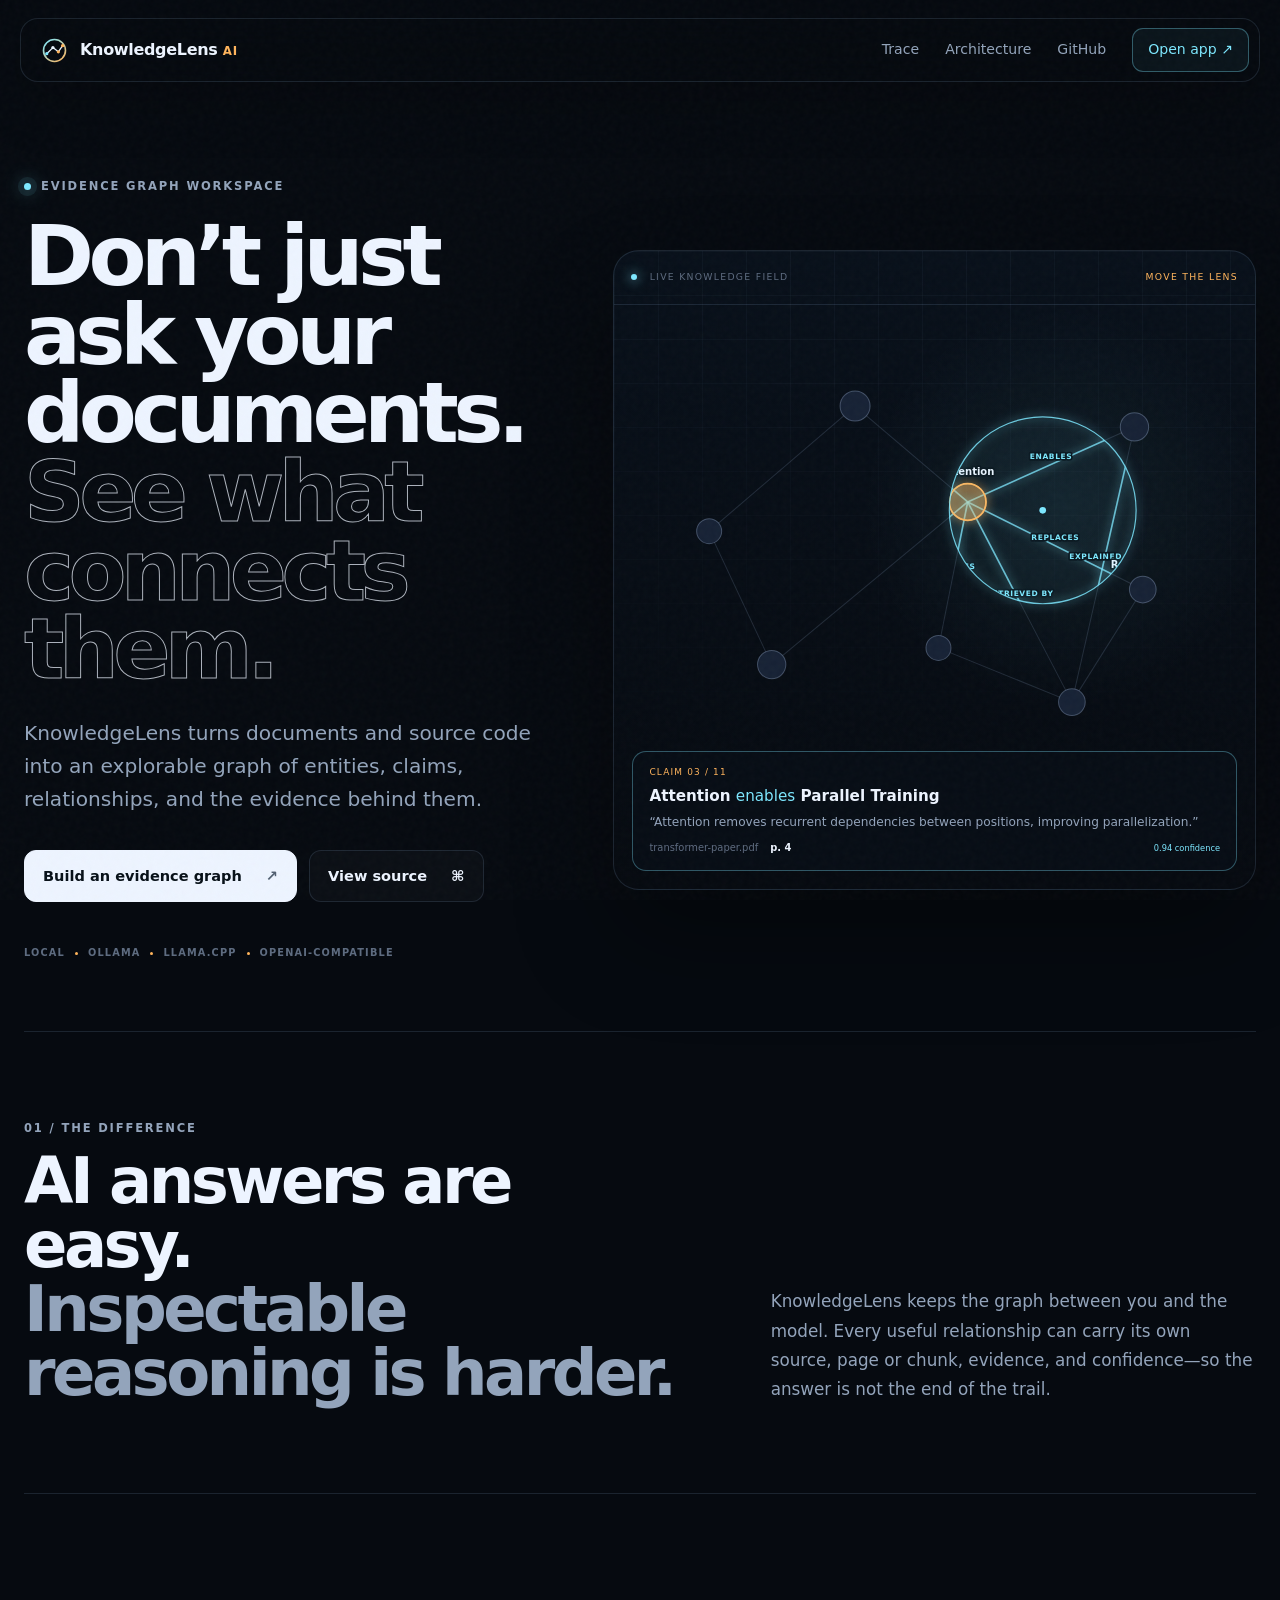
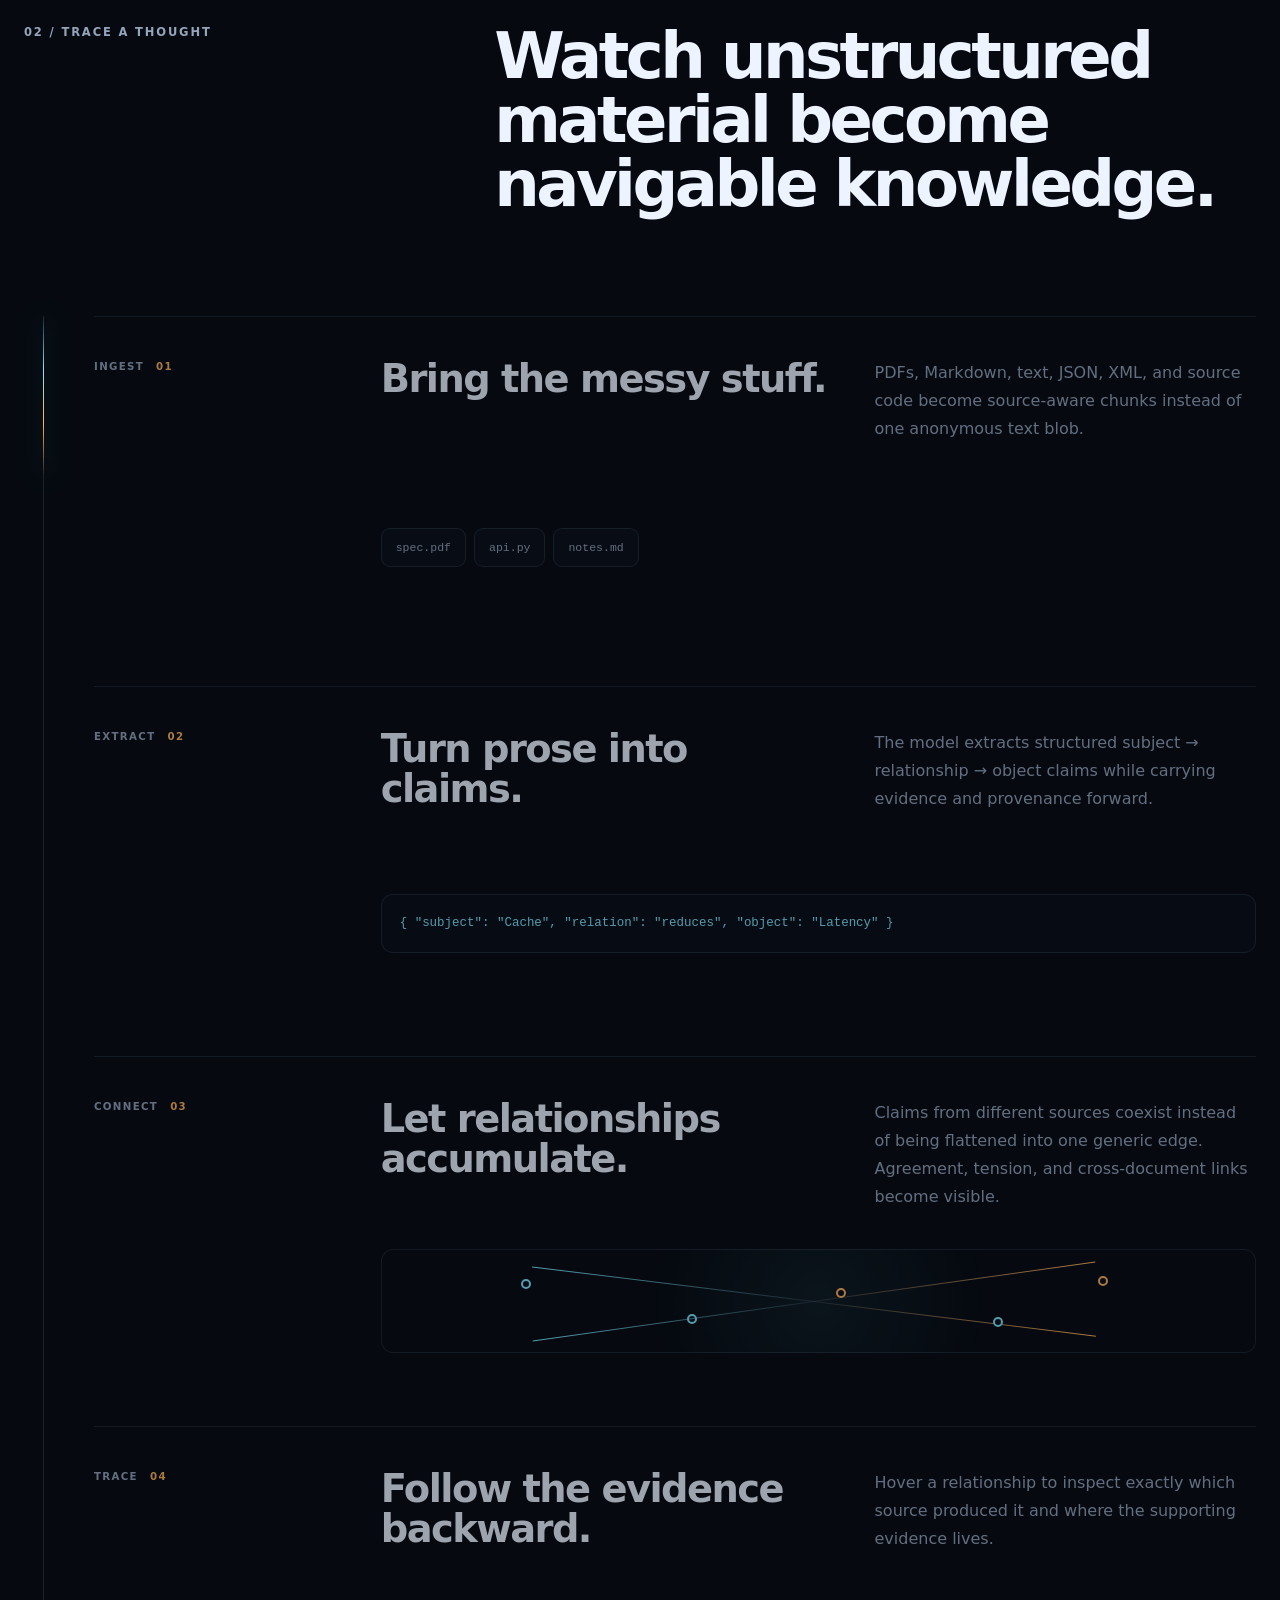
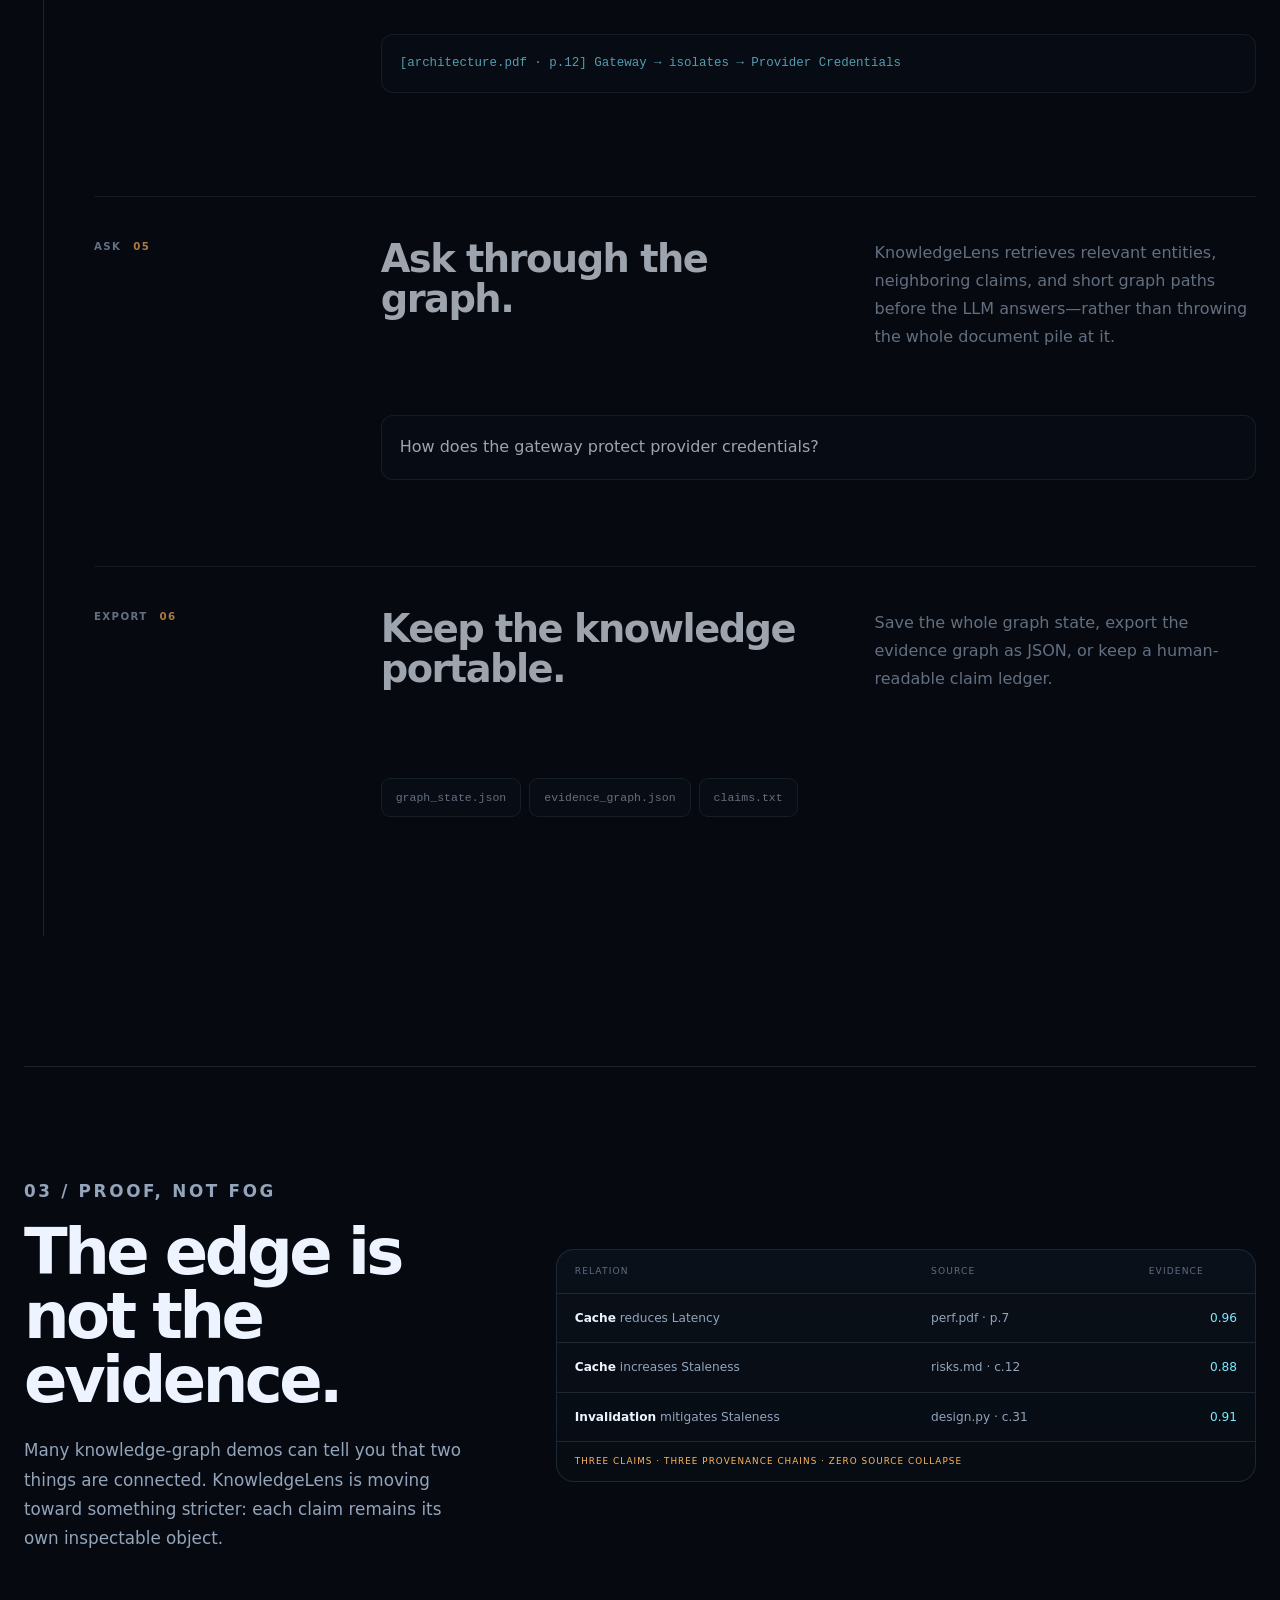
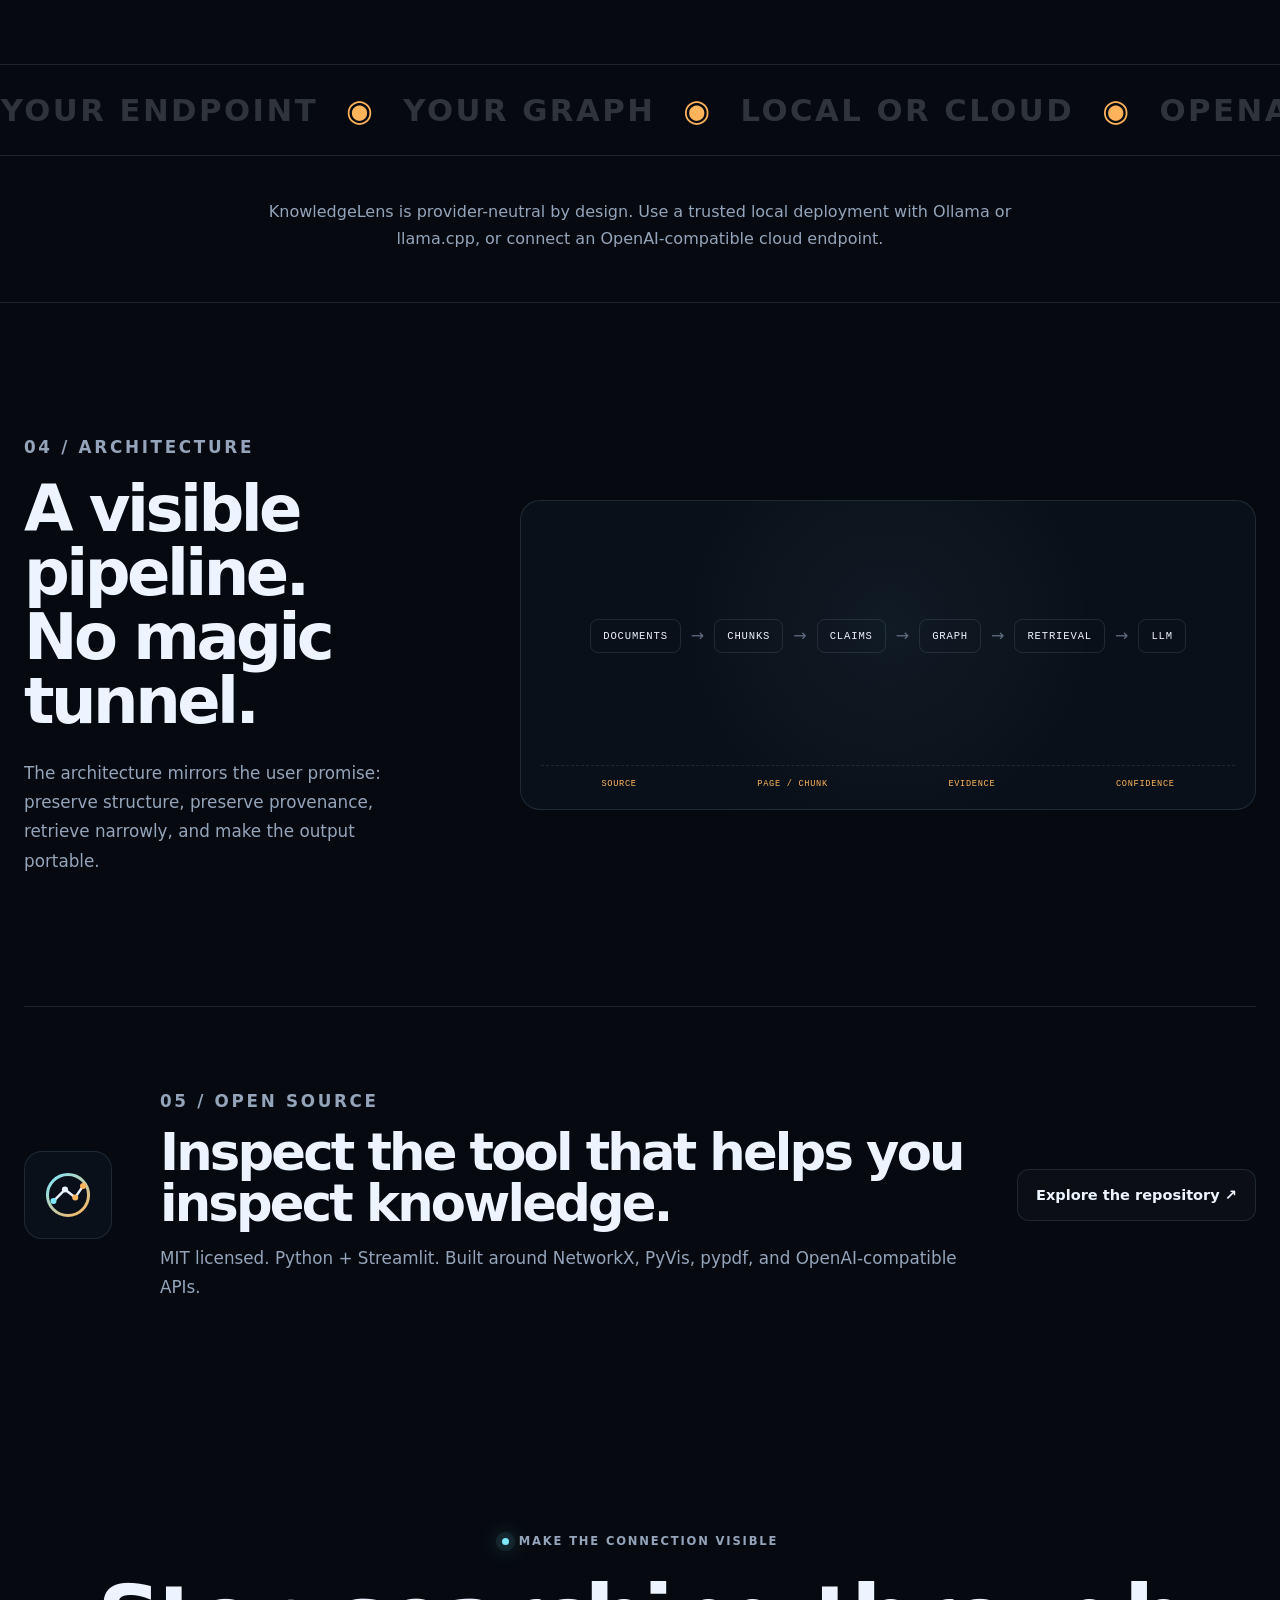
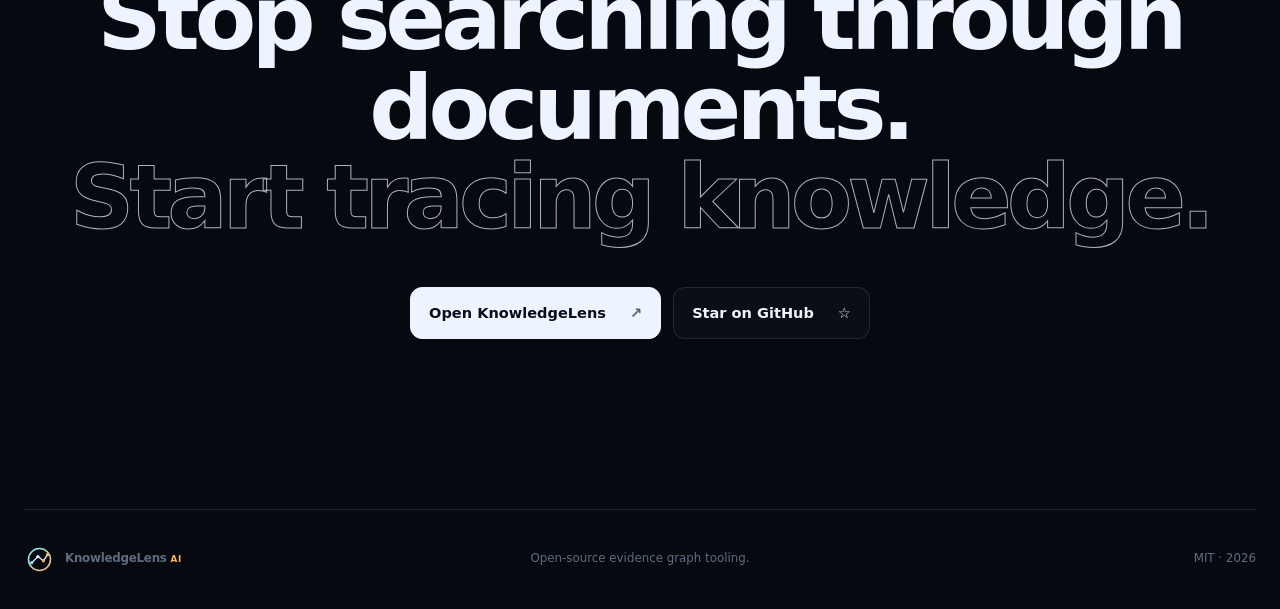
<file: site/index.html>
<!doctype html>
<html lang="en">
<head>
  <meta charset="utf-8" />
  <meta name="viewport" content="width=device-width, initial-scale=1" />
  <meta name="theme-color" content="#060A10" />
  <meta name="description" content="KnowledgeLens AI turns documents and code into source-backed knowledge graphs you can inspect, trace, ask, and export." />
  <title>KnowledgeLens AI — Make knowledge inspectable</title>
  <link rel="icon" href="mark.svg" type="image/svg+xml" />
  <link rel="stylesheet" href="styles.css" />
  <noscript><style>.reveal{opacity:1!important;transform:none!important}</style></noscript>
</head>
<body>
  <div class="noise" aria-hidden="true"></div>
  <header class="site-header">
    <a class="brand" href="#top" aria-label="KnowledgeLens AI home">
      <img src="mark.svg" alt="" />
      <span>KnowledgeLens <b>AI</b></span>
    </a>
    <nav aria-label="Primary navigation">
      <a href="#how">Trace</a>
      <a href="#architecture">Architecture</a>
      <a href="https://github.com/Varun-SV/KnowledgeLens-AI">GitHub</a>
      <a class="nav-cta" href="https://knowledgelens.streamlit.app/">Open app ↗</a>
    </nav>
  </header>

  <main id="top">
    <section class="hero shell">
      <div class="hero-copy reveal">
        <p class="eyebrow"><span class="pulse"></span> Evidence graph workspace</p>
        <h1>Don’t just ask your documents.<br><em>See what connects them.</em></h1>
        <p class="lede">KnowledgeLens turns documents and source code into an explorable graph of entities, claims, relationships, and the evidence behind them.</p>
        <div class="hero-actions">
          <a class="button primary" href="https://knowledgelens.streamlit.app/">Build an evidence graph <span>↗</span></a>
          <a class="button ghost" href="https://github.com/Varun-SV/KnowledgeLens-AI">View source <span>⌘</span></a>
        </div>
        <div class="trust-line" aria-label="Model compatibility">
          <span>Local</span><i></i><span>Ollama</span><i></i><span>llama.cpp</span><i></i><span>OpenAI-compatible</span>
        </div>
      </div>

      <div class="lens-demo reveal" aria-label="Interactive evidence graph demo">
        <div class="demo-topbar">
          <div><span class="status-dot"></span> LIVE KNOWLEDGE FIELD</div>
          <div class="demo-hint">MOVE THE LENS</div>
        </div>
        <svg id="knowledge-field" viewBox="0 0 760 560" role="img" aria-label="Knowledge graph connecting documents, concepts, and claims">
          <defs>
            <filter id="glow" x="-50%" y="-50%" width="200%" height="200%">
              <feGaussianBlur stdDeviation="6" result="blur" />
              <feMerge><feMergeNode in="blur"/><feMergeNode in="SourceGraphic"/></feMerge>
            </filter>
            <clipPath id="lens-clip"><circle id="lens-clip-circle" cx="510" cy="245" r="112" /></clipPath>
          </defs>
          <g id="field-base"></g>
          <g id="field-reveal" clip-path="url(#lens-clip)"></g>
          <circle id="lens-ring" cx="510" cy="245" r="112" />
          <circle id="lens-core" cx="510" cy="245" r="4" />
        </svg>
        <div class="evidence-readout" id="evidence-readout" aria-live="polite"></div>
      </div>
    </section>

    <section class="manifesto shell reveal">
      <p class="section-no">01 / THE DIFFERENCE</p>
      <div class="manifesto-grid">
        <h2>AI answers are easy.<br><span>Inspectable reasoning is harder.</span></h2>
        <p>KnowledgeLens keeps the graph between you and the model. Every useful relationship can carry its own source, page or chunk, evidence, and confidence—so the answer is not the end of the trail.</p>
      </div>
    </section>

    <section id="how" class="trace-section shell">
      <div class="trace-head reveal">
        <p class="section-no">02 / TRACE A THOUGHT</p>
        <h2>Watch unstructured material become navigable knowledge.</h2>
      </div>
      <div class="trace-layout">
        <div class="trace-rail" aria-hidden="true"><div class="trace-beam" id="trace-beam"></div></div>
        <div class="trace-steps">
          <article class="trace-step reveal">
            <div class="step-meta">INGEST <b>01</b></div>
            <h3>Bring the messy stuff.</h3>
            <p>PDFs, Markdown, text, JSON, XML, and source code become source-aware chunks instead of one anonymous text blob.</p>
            <div class="source-stack" aria-hidden="true"><span>spec.pdf</span><span>api.py</span><span>notes.md</span></div>
          </article>
          <article class="trace-step reveal">
            <div class="step-meta">EXTRACT <b>02</b></div>
            <h3>Turn prose into claims.</h3>
            <p>The model extracts structured subject → relationship → object claims while carrying evidence and provenance forward.</p>
            <code>{ "subject": "Cache", "relation": "reduces", "object": "Latency" }</code>
          </article>
          <article class="trace-step reveal">
            <div class="step-meta">CONNECT <b>03</b></div>
            <h3>Let relationships accumulate.</h3>
            <p>Claims from different sources coexist instead of being flattened into one generic edge. Agreement, tension, and cross-document links become visible.</p>
            <div class="mini-graph" aria-hidden="true"><i></i><i></i><i></i><i></i><i></i></div>
          </article>
          <article class="trace-step reveal">
            <div class="step-meta">TRACE <b>04</b></div>
            <h3>Follow the evidence backward.</h3>
            <p>Hover a relationship to inspect exactly which source produced it and where the supporting evidence lives.</p>
            <div class="citation">[architecture.pdf · p.12] Gateway → isolates → Provider Credentials</div>
          </article>
          <article class="trace-step reveal">
            <div class="step-meta">ASK <b>05</b></div>
            <h3>Ask through the graph.</h3>
            <p>KnowledgeLens retrieves relevant entities, neighboring claims, and short graph paths before the LLM answers—rather than throwing the whole document pile at it.</p>
            <blockquote>How does the gateway protect provider credentials?</blockquote>
          </article>
          <article class="trace-step reveal">
            <div class="step-meta">EXPORT <b>06</b></div>
            <h3>Keep the knowledge portable.</h3>
            <p>Save the whole graph state, export the evidence graph as JSON, or keep a human-readable claim ledger.</p>
            <div class="export-row"><span>graph_state.json</span><span>evidence_graph.json</span><span>claims.txt</span></div>
          </article>
        </div>
      </div>
    </section>

    <section class="split-proof shell reveal">
      <div class="proof-copy">
        <p class="section-no">03 / PROOF, NOT FOG</p>
        <h2>The edge is not the evidence.</h2>
        <p>Many knowledge-graph demos can tell you that two things are connected. KnowledgeLens is moving toward something stricter: each claim remains its own inspectable object.</p>
      </div>
      <div class="ledger" role="table" aria-label="Example evidence claim ledger">
        <div class="ledger-head" role="row"><span>RELATION</span><span>SOURCE</span><span>EVIDENCE</span></div>
        <div class="ledger-row" role="row"><span><b>Cache</b> reduces Latency</span><span>perf.pdf · p.7</span><span>0.96</span></div>
        <div class="ledger-row" role="row"><span><b>Cache</b> increases Staleness</span><span>risks.md · c.12</span><span>0.88</span></div>
        <div class="ledger-row" role="row"><span><b>Invalidation</b> mitigates Staleness</span><span>design.py · c.31</span><span>0.91</span></div>
        <div class="ledger-foot">THREE CLAIMS · THREE PROVENANCE CHAINS · ZERO SOURCE COLLAPSE</div>
      </div>
    </section>

    <section class="model-band reveal" aria-label="Model flexibility">
      <div class="model-marquee">
        <span>YOUR MODEL</span><i>◉</i><span>YOUR ENDPOINT</span><i>◉</i><span>YOUR GRAPH</span><i>◉</i><span>LOCAL OR CLOUD</span><i>◉</i><span>OPENAI-COMPATIBLE</span><i>◉</i>
      </div>
      <p>KnowledgeLens is provider-neutral by design. Use a trusted local deployment with Ollama or llama.cpp, or connect an OpenAI-compatible cloud endpoint.</p>
    </section>

    <section id="architecture" class="architecture shell reveal">
      <div>
        <p class="section-no">04 / ARCHITECTURE</p>
        <h2>A visible pipeline.<br>No magic tunnel.</h2>
        <p>The architecture mirrors the user promise: preserve structure, preserve provenance, retrieve narrowly, and make the output portable.</p>
      </div>
      <div class="arch-map" aria-label="KnowledgeLens architecture flow">
        <span>DOCUMENTS</span><b>→</b><span>CHUNKS</span><b>→</b><span>CLAIMS</span><b>→</b><span>GRAPH</span><b>→</b><span>RETRIEVAL</span><b>→</b><span>LLM</span>
        <div class="arch-under"><i>SOURCE</i><i>PAGE / CHUNK</i><i>EVIDENCE</i><i>CONFIDENCE</i></div>
      </div>
    </section>

    <section class="oss shell reveal">
      <div class="oss-mark"><img src="mark.svg" alt="" /></div>
      <div>
        <p class="section-no">05 / OPEN SOURCE</p>
        <h2>Inspect the tool that helps you inspect knowledge.</h2>
        <p>MIT licensed. Python + Streamlit. Built around NetworkX, PyVis, pypdf, and OpenAI-compatible APIs.</p>
      </div>
      <a class="button ghost" href="https://github.com/Varun-SV/KnowledgeLens-AI">Explore the repository ↗</a>
    </section>

    <section class="final-cta shell reveal">
      <p class="eyebrow"><span class="pulse"></span> MAKE THE CONNECTION VISIBLE</p>
      <h2>Stop searching through documents.<br><em>Start tracing knowledge.</em></h2>
      <div class="hero-actions">
        <a class="button primary" href="https://knowledgelens.streamlit.app/">Open KnowledgeLens <span>↗</span></a>
        <a class="button ghost" href="https://github.com/Varun-SV/KnowledgeLens-AI">Star on GitHub <span>☆</span></a>
      </div>
    </section>
  </main>

  <footer class="site-footer shell">
    <a class="brand" href="#top"><img src="mark.svg" alt="" /><span>KnowledgeLens <b>AI</b></span></a>
    <p>Open-source evidence graph tooling.</p>
    <span>MIT · 2026</span>
  </footer>
  <script>
    window.__klRevealAnimationReady = false;
    window.addEventListener('DOMContentLoaded', () => {
      requestAnimationFrame(() => {
        if (!window.__klRevealAnimationReady) {
          document.querySelectorAll('.reveal').forEach(el => el.classList.add('visible'));
        }
      });
    });
  </script>
  <script src="app.js"></script>
</body>
</html>
</file>
<file: site/styles.css>
:root{--bg:#060a10;--panel:#0a1019;--text:#edf4ff;--muted:#93a4bb;--faint:#5e6c80;--cyan:#7de8ff;--orange:#ffb45c;--line:rgba(150,180,220,.15);--line2:rgba(125,232,255,.34)}*{box-sizing:border-box}html{scroll-behavior:smooth}body{margin:0;background:var(--bg);color:var(--text);font-family:Inter,ui-sans-serif,system-ui,-apple-system,BlinkMacSystemFont,"Segoe UI",sans-serif;line-height:1.5;overflow-x:hidden}a{color:inherit;text-decoration:none}::selection{background:var(--cyan);color:#061018}.noise{position:fixed;inset:0;pointer-events:none;z-index:50;opacity:.03;background-image:url("data:image/svg+xml,%3Csvg viewBox='0 0 180 180' xmlns='http://www.w3.org/2000/svg'%3E%3Cfilter id='n'%3E%3CfeTurbulence type='fractalNoise' baseFrequency='.9' numOctaves='3' stitchTiles='stitch'/%3E%3C/filter%3E%3Crect width='100%25' height='100%25' filter='url(%23n)' opacity='.9'/%3E%3C/svg%3E")}.shell{width:min(1240px,calc(100% - 48px));margin-inline:auto}.site-header{width:min(1340px,calc(100% - 40px));margin:18px auto 0;min-height:64px;padding:9px 10px 9px 18px;display:flex;align-items:center;justify-content:space-between;position:sticky;top:14px;z-index:40;border:1px solid var(--line);border-radius:18px;background:rgba(6,10,16,.74);backdrop-filter:blur(20px);box-shadow:0 16px 60px rgba(0,0,0,.22)}.brand{display:inline-flex;align-items:center;gap:10px;font-weight:650;letter-spacing:-.02em}.brand img{width:31px;height:31px}.brand b{color:var(--orange);font-size:.74em;letter-spacing:.08em}.site-header nav{display:flex;align-items:center;gap:26px;color:var(--muted);font-size:.88rem}.site-header nav a:hover{color:var(--text)}.nav-cta{border:1px solid var(--line2);color:var(--cyan)!important;padding:10px 15px;border-radius:11px;background:rgba(125,232,255,.05)}.hero{min-height:820px;display:grid;grid-template-columns:.92fr 1.08fr;gap:42px;align-items:center;padding:96px 0 70px}.eyebrow,.section-no{text-transform:uppercase;letter-spacing:.16em;font-size:.72rem;font-weight:680;color:var(--muted)}.eyebrow{display:flex;align-items:center;gap:10px}.pulse{width:7px;height:7px;border-radius:50%;background:var(--cyan);box-shadow:0 0 0 6px rgba(125,232,255,.08),0 0 20px var(--cyan)}h1,h2,h3,p{margin-top:0}h1{font-size:clamp(3.6rem,6.6vw,6.6rem);line-height:.93;letter-spacing:-.067em;margin:22px 0 28px;max-width:850px;font-weight:630}h1 em,.final-cta em{font-style:normal;color:transparent;-webkit-text-stroke:1px rgba(237,244,255,.72)}.lede{font-size:clamp(1.05rem,1.6vw,1.26rem);color:var(--muted);max-width:610px;line-height:1.65}.hero-actions{display:flex;gap:12px;flex-wrap:wrap;margin-top:34px}.button{display:inline-flex;align-items:center;justify-content:space-between;gap:24px;min-height:52px;padding:0 18px;border-radius:12px;border:1px solid var(--line);font-size:.91rem;font-weight:650;transition:transform .2s,border-color .2s,background .2s}.button:hover{transform:translateY(-2px);border-color:rgba(255,255,255,.28)}.button.primary{background:var(--text);color:#071018;border-color:var(--text)}.button.primary span{color:#526071}.button.ghost{background:rgba(255,255,255,.025)}.trust-line{margin-top:44px;display:flex;align-items:center;gap:10px;flex-wrap:wrap;color:var(--faint);text-transform:uppercase;letter-spacing:.12em;font-size:.61rem;font-weight:700}.trust-line i{width:3px;height:3px;background:var(--orange);border-radius:50%}.lens-demo{min-height:640px;position:relative;border:1px solid var(--line);border-radius:26px;overflow:hidden;background:radial-gradient(circle at 70% 40%,rgba(125,232,255,.065),transparent 34%),linear-gradient(180deg,#08101a,#060a10);box-shadow:0 50px 100px rgba(0,0,0,.32);cursor:crosshair}.lens-demo:before{content:"";position:absolute;inset:0;background-image:linear-gradient(var(--line) 1px,transparent 1px),linear-gradient(90deg,var(--line) 1px,transparent 1px);background-size:44px 44px;opacity:.33;mask-image:linear-gradient(to bottom,#000,transparent 80%)}.demo-topbar{position:absolute;z-index:4;top:0;left:0;right:0;height:54px;padding:0 17px;display:flex;align-items:center;justify-content:space-between;border-bottom:1px solid var(--line);font-size:.58rem;letter-spacing:.14em;color:var(--faint)}.status-dot{display:inline-block;width:6px;height:6px;border-radius:50%;background:var(--cyan);margin-right:8px;box-shadow:0 0 12px var(--cyan)}.demo-hint{color:var(--orange)}#knowledge-field{position:absolute;inset:55px 0 116px;width:100%;height:calc(100% - 171px);overflow:visible}#field-base .edge{stroke:rgba(127,151,184,.22);stroke-width:1.2}#field-base .node{fill:#172235;stroke:rgba(157,180,216,.36);stroke-width:1.2}#field-base .master{fill:rgba(255,180,92,.15);stroke:rgba(255,180,92,.65)}#field-reveal .edge{stroke:rgba(125,232,255,.72);stroke-width:2;filter:url(#glow)}#field-reveal .node{fill:#101d2b;stroke:var(--cyan);stroke-width:2.1;filter:url(#glow)}#field-reveal .master{stroke:var(--orange);fill:rgba(255,180,92,.19)}#field-reveal text{fill:var(--text);font:600 12px Inter,system-ui,sans-serif;paint-order:stroke;stroke:#061019;stroke-width:4px;stroke-linejoin:round}#field-reveal .relation{fill:var(--cyan);font-size:9px;letter-spacing:.08em}#lens-ring{fill:rgba(125,232,255,.018);stroke:rgba(125,232,255,.84);stroke-width:1.4;filter:url(#glow);pointer-events:none}#lens-core{fill:var(--cyan);pointer-events:none}.evidence-readout{position:absolute;z-index:5;left:18px;right:18px;bottom:18px;min-height:102px;background:rgba(8,14,23,.9);border:1px solid var(--line2);border-radius:14px;padding:14px 16px;backdrop-filter:blur(14px)}.readout-index{font-size:.56rem;letter-spacing:.13em;color:var(--orange);margin-bottom:5px}.evidence-readout strong{font-size:.95rem}.evidence-readout strong span{color:var(--cyan);font-weight:540}.evidence-readout p{margin:5px 0 9px;color:var(--muted);font-size:.76rem;overflow:hidden;white-space:nowrap;text-overflow:ellipsis}.evidence-readout footer{display:flex;gap:12px;align-items:center;font-size:.62rem;color:var(--faint)}.evidence-readout footer b{color:var(--text)}.evidence-readout footer small{margin-left:auto;color:var(--cyan)}.manifesto{border-block:1px solid var(--line);padding:88px 0}.manifesto-grid{display:grid;grid-template-columns:1.15fr .85fr;gap:90px;align-items:end}.manifesto h2,.trace-head h2,.proof-copy h2,.architecture h2,.oss h2,.final-cta h2{font-size:clamp(2.5rem,5vw,5rem);line-height:1;letter-spacing:-.055em;font-weight:610;margin-bottom:0}.manifesto h2 span{color:var(--muted)}.manifesto-grid>p,.proof-copy>p,.architecture>div>p,.oss p{color:var(--muted);font-size:1.05rem;line-height:1.75;margin:0}.trace-section{padding:130px 0}.trace-head{display:grid;grid-template-columns:.35fr .65fr;gap:60px;margin-bottom:100px}.trace-layout{display:grid;grid-template-columns:42px 1fr;gap:28px}.trace-rail{width:1px;background:var(--line);margin-left:19px;position:relative}.trace-beam{position:sticky;top:120px;width:1px;height:160px;background:linear-gradient(transparent,var(--cyan),var(--orange),transparent);box-shadow:0 0 24px rgba(125,232,255,.5)}.trace-step{min-height:370px;border-top:1px solid var(--line);padding:42px 0 70px;display:grid;grid-template-columns:.23fr .42fr .35fr;gap:36px;align-items:start}.step-meta{color:var(--muted);letter-spacing:.13em;font-size:.64rem;font-weight:700;display:flex;gap:12px}.step-meta b{color:var(--orange)}.trace-step h3{font-size:clamp(1.8rem,3vw,3.2rem);line-height:1.05;letter-spacing:-.04em;margin:0;font-weight:590}.trace-step>p{color:var(--muted);line-height:1.75;margin:0}.trace-step code,.citation,blockquote{grid-column:2/4;margin:12px 0 0;border:1px solid var(--line);border-radius:12px;padding:18px;background:#080e17;color:var(--cyan);font:.78rem/1.65 ui-monospace,SFMono-Regular,Menlo,Consolas,monospace}.source-stack,.export-row{grid-column:2/4;display:flex;gap:8px;flex-wrap:wrap}.source-stack span,.export-row span{border:1px solid var(--line);background:var(--panel);border-radius:9px;padding:12px 14px;color:var(--muted);font:.72rem ui-monospace,monospace}.mini-graph{grid-column:2/4;height:104px;border:1px solid var(--line);border-radius:12px;position:relative;overflow:hidden;background:radial-gradient(circle at center,rgba(125,232,255,.08),transparent 40%)}.mini-graph:before,.mini-graph:after{content:"";position:absolute;left:17%;right:18%;top:50%;height:1px;background:linear-gradient(90deg,var(--cyan),var(--line),var(--orange));transform:rotate(7deg)}.mini-graph:after{transform:rotate(-8deg)}.mini-graph i{position:absolute;width:10px;height:10px;border-radius:50%;background:var(--panel);border:2px solid var(--cyan)}.mini-graph i:nth-child(1){left:16%;top:28%}.mini-graph i:nth-child(2){left:35%;top:62%}.mini-graph i:nth-child(3){left:52%;top:37%;border-color:var(--orange)}.mini-graph i:nth-child(4){left:70%;top:65%}.mini-graph i:nth-child(5){left:82%;top:25%;border-color:var(--orange)}blockquote{color:var(--text);font-size:1rem;font-family:inherit}.split-proof{padding:110px 0;display:grid;grid-template-columns:.78fr 1.22fr;gap:84px;align-items:center;border-top:1px solid var(--line)}.proof-copy h2{margin:14px 0 24px}.ledger{border:1px solid var(--line);border-radius:18px;overflow:hidden;background:linear-gradient(180deg,var(--panel),#070c13)}.ledger-head,.ledger-row{display:grid;grid-template-columns:1.35fr .8fr .35fr;gap:16px;padding:15px 18px;border-bottom:1px solid var(--line)}.ledger-head{color:var(--faint);font-size:.57rem;letter-spacing:.12em}.ledger-row{font-size:.76rem;color:var(--muted)}.ledger-row b{color:var(--text)}.ledger-row span:last-child{color:var(--cyan);text-align:right}.ledger-foot{padding:13px 18px;color:var(--orange);font-size:.55rem;letter-spacing:.12em}.model-band{border-block:1px solid var(--line);padding:0 0 50px;overflow:hidden}.model-marquee{white-space:nowrap;padding:22px 0;border-bottom:1px solid var(--line);display:flex;gap:28px;justify-content:center;color:rgba(237,244,255,.18);font-size:clamp(1.2rem,2.4vw,2.1rem);letter-spacing:.08em;font-weight:750}.model-marquee i{color:var(--orange);font-style:normal}.model-band>p{width:min(760px,calc(100% - 48px));margin:42px auto 0;text-align:center;color:var(--muted);line-height:1.7}.architecture{padding:130px 0;display:grid;grid-template-columns:.7fr 1.3fr;gap:100px;align-items:center}.architecture h2{margin:14px 0 26px}.arch-map{min-height:310px;border:1px solid var(--line);border-radius:20px;display:flex;align-items:center;justify-content:center;gap:10px;flex-wrap:wrap;padding:42px 30px 80px;position:relative;background:radial-gradient(circle at 50% 40%,rgba(125,232,255,.05),transparent 50%),var(--panel)}.arch-map>span{padding:10px 12px;border:1px solid var(--line);border-radius:8px;font:.66rem ui-monospace,monospace;letter-spacing:.08em}.arch-map>b{color:var(--faint);font-weight:400}.arch-under{position:absolute;left:20px;right:20px;bottom:20px;border-top:1px dashed var(--line);padding-top:13px;display:flex;justify-content:space-around;color:var(--orange)}.arch-under i{font-style:normal;font:.54rem ui-monospace,monospace;letter-spacing:.08em}.oss{border-top:1px solid var(--line);padding:80px 0;display:grid;grid-template-columns:100px 1fr auto;gap:36px;align-items:center}.oss-mark{width:88px;height:88px;border:1px solid var(--line);border-radius:18px;display:grid;place-items:center;background:var(--panel)}.oss-mark img{width:58px}.oss h2{font-size:clamp(2rem,4vw,4rem);margin:10px 0 15px}.final-cta{padding:150px 0 170px;text-align:center}.final-cta .eyebrow{justify-content:center}.final-cta h2{font-size:clamp(3.3rem,7vw,7.4rem);margin:24px auto 44px}.final-cta .hero-actions{justify-content:center}.site-footer{border-top:1px solid var(--line);min-height:100px;display:grid;grid-template-columns:1fr 1fr 1fr;align-items:center;color:var(--faint);font-size:.74rem}.site-footer p{margin:0;text-align:center}.site-footer>span{text-align:right}.reveal{opacity:0;transform:translateY(18px);transition:opacity .75s cubic-bezier(.2,.7,.2,1),transform .75s cubic-bezier(.2,.7,.2,1)}.reveal.visible{opacity:1;transform:none}@media(max-width:980px){.site-header nav>a:not(.nav-cta){display:none}.hero{grid-template-columns:1fr;padding-top:70px}.manifesto-grid,.split-proof,.architecture{grid-template-columns:1fr;gap:46px}.trace-head{grid-template-columns:1fr;gap:20px}.trace-step{grid-template-columns:1fr;gap:16px;min-height:0;padding-bottom:80px}.trace-step code,.citation,blockquote,.source-stack,.mini-graph,.export-row{grid-column:auto}.oss{grid-template-columns:80px 1fr}.oss .button{grid-column:2;justify-self:start}}@media(max-width:650px){.shell{width:min(100% - 28px,1240px)}.site-header{width:calc(100% - 20px);top:8px;margin-top:8px}.brand span{font-size:.9rem}h1{font-size:3.25rem}.hero{padding-top:52px;min-height:0}.lens-demo{min-height:520px}.evidence-readout p{white-space:normal}.manifesto,.trace-section,.split-proof,.architecture{padding-block:80px}.trace-layout{grid-template-columns:20px 1fr;gap:14px}.trace-rail{margin-left:8px}.ledger-head,.ledger-row{grid-template-columns:1fr}.ledger-head span:nth-child(n+2){display:none}.ledger-row span:last-child{text-align:left}.oss{grid-template-columns:1fr}.oss .button{grid-column:auto}.site-footer{grid-template-columns:1fr;gap:12px;padding-block:28px;text-align:center}.site-footer p,.site-footer>span{text-align:center}.site-footer .brand{justify-content:center}}@media(prefers-reduced-motion:reduce){html{scroll-behavior:auto}*,*:before,*:after{transition-duration:.01ms!important;animation-duration:.01ms!important}.reveal{opacity:1;transform:none}}
</file>
